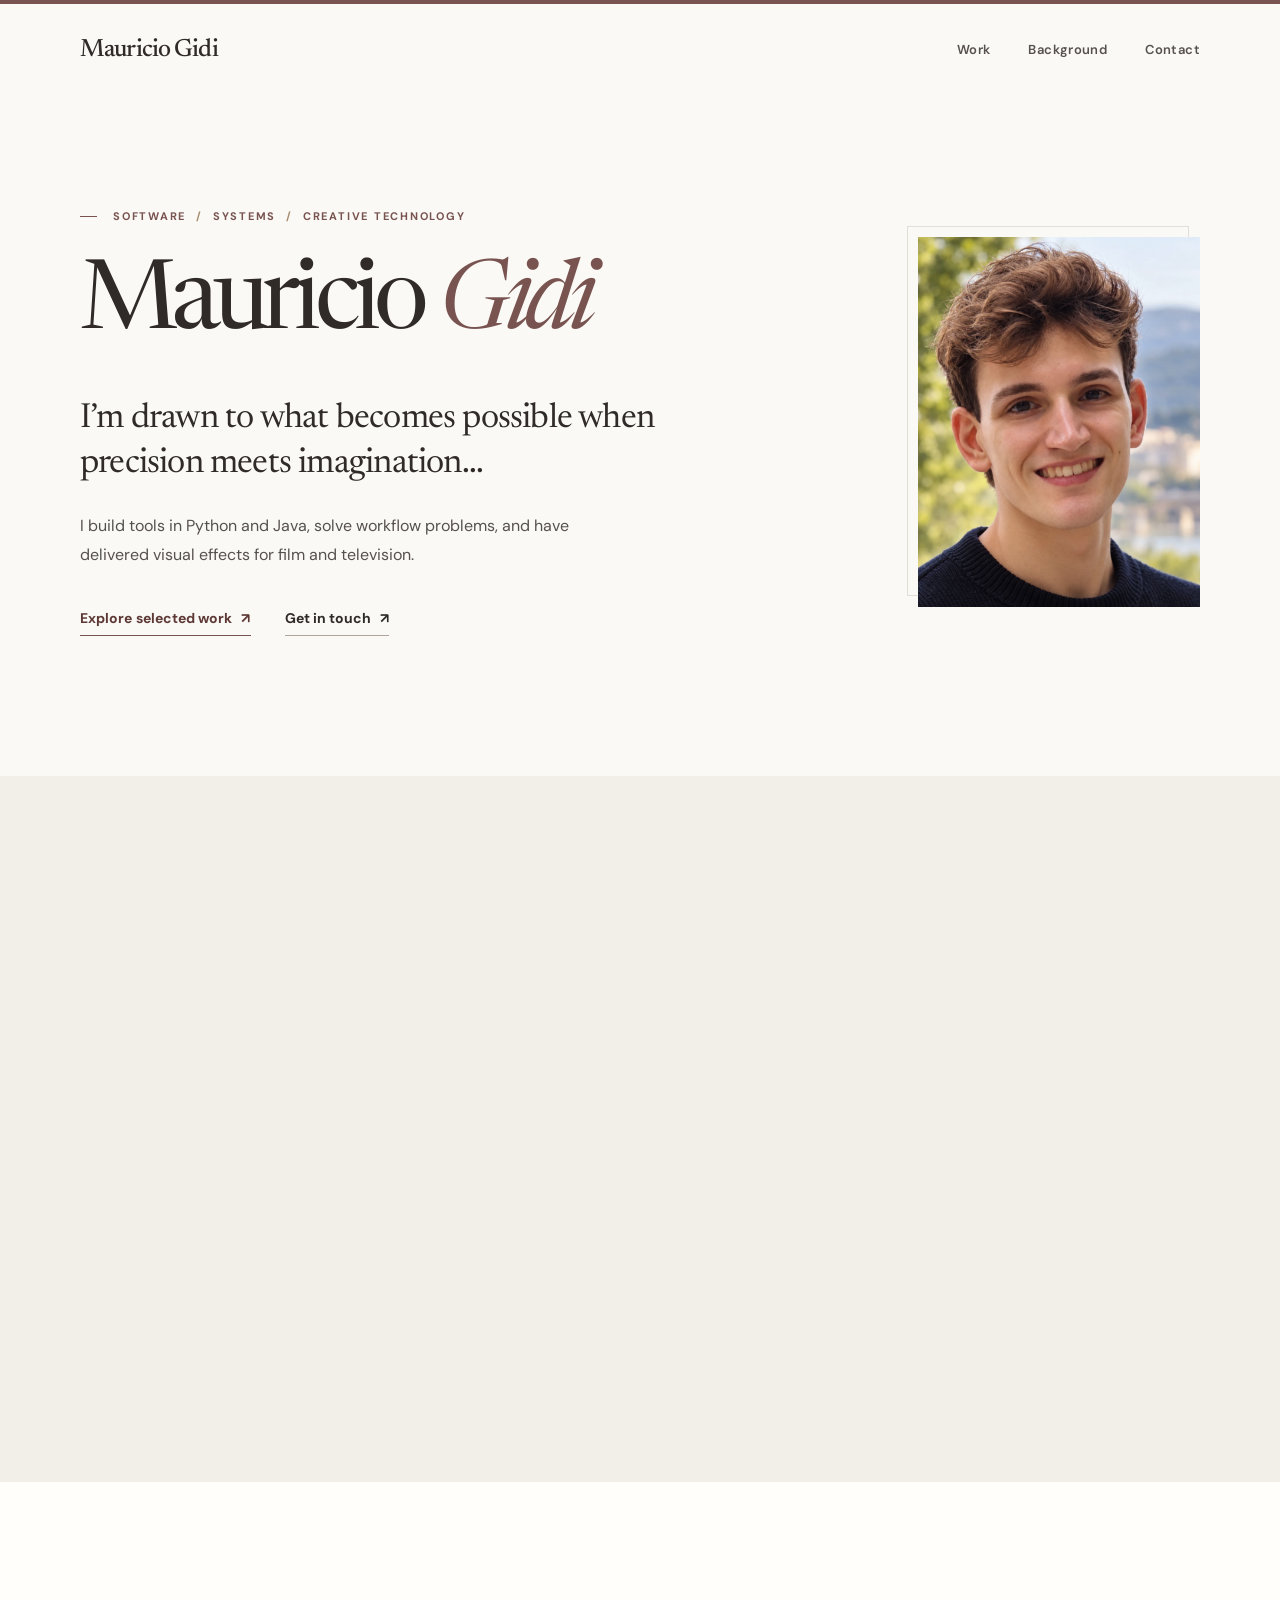
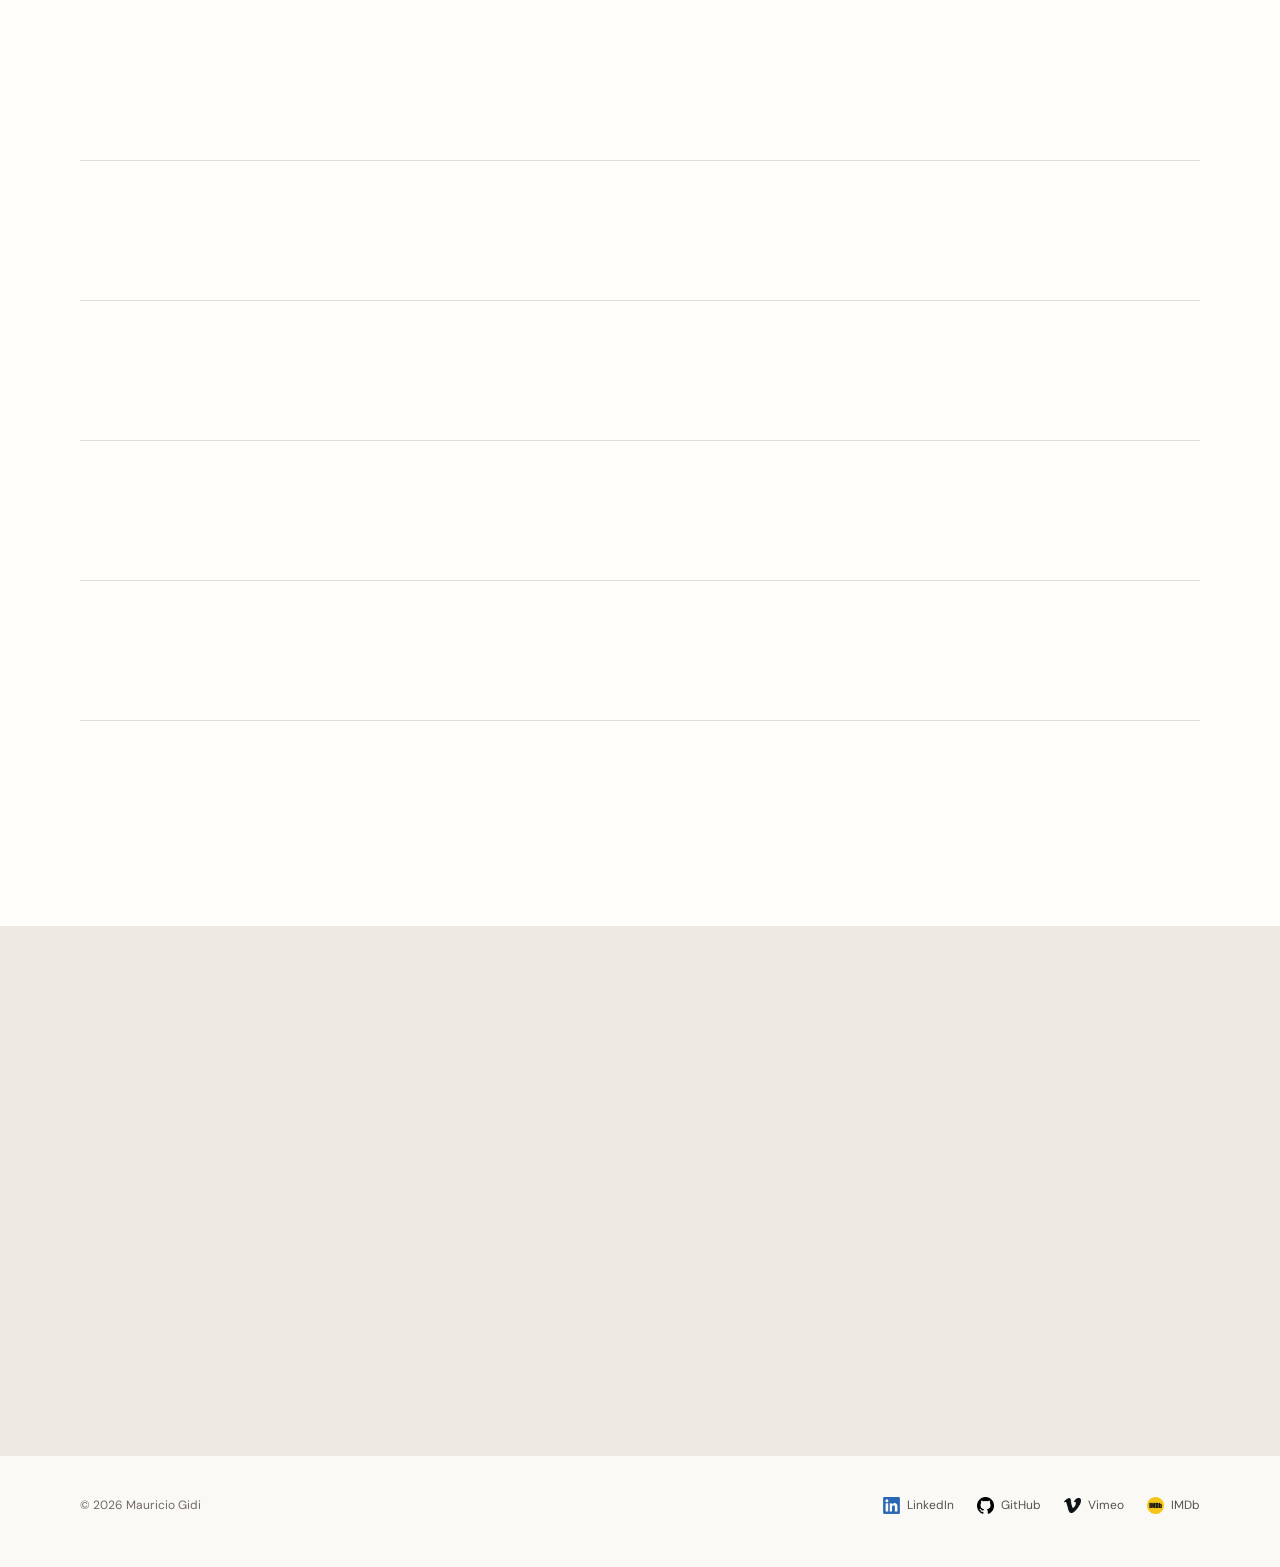
<file: index.html>
<!doctype html>
<html lang="en">
<head>
  <meta charset="utf-8">
  <meta name="viewport" content="width=device-width, initial-scale=1">
  <meta name="theme-color" content="#f8f6f1">
  <meta name="description" content="Mauricio Gidi — software, systems, and creative technology. Selected software projects, education, and creative work.">
  <meta name="author" content="Mauricio Gidi">
  <link rel="canonical" href="https://mauricio-gidi.github.io/">
  <title>Mauricio Gidi — Software, Systems & Creative Technology</title>

  <meta property="og:type" content="website">
  <meta property="og:title" content="Mauricio Gidi — Software, Systems & Creative Technology">
  <meta property="og:description" content="Software, systems, and visual storytelling—work guided by precision and imagination.">
  <meta property="og:url" content="https://mauricio-gidi.github.io/">
  <meta property="og:image" content="https://mauricio-gidi.github.io/assets/img/og/og-card.png">
  <meta property="og:image:width" content="1200">
  <meta property="og:image:height" content="630">
  <meta name="twitter:card" content="summary_large_image">
  <meta name="twitter:title" content="Mauricio Gidi — Software, Systems & Creative Technology">
  <meta name="twitter:description" content="Selected software projects, tools, and visual work.">
  <meta name="twitter:image" content="https://mauricio-gidi.github.io/assets/img/og/og-card.png">

  <link rel="icon" type="image/png" sizes="32x32" href="/assets/favicons/favicon-32x32.png">
  <link rel="apple-touch-icon" href="/assets/favicons/apple-touch-icon.png">
  <link rel="preconnect" href="https://fonts.googleapis.com">
  <link rel="preconnect" href="https://fonts.gstatic.com" crossorigin>
  <link href="https://fonts.googleapis.com/css2?family=DM+Sans:wght@400;500;600;700&family=Newsreader:opsz,wght@6..72,400;6..72,500;6..72,600&display=swap" rel="stylesheet">
  <link rel="stylesheet" href="/assets/css/styles.css?v=9">
  <script src="/assets/js/site.js?v=9" defer></script>
</head>
<body>
  <a class="skip-link" href="#main">Skip to main content</a>

  <header class="site-header shell">
    <a class="wordmark" href="/" aria-label="Mauricio Gidi, home">Mauricio Gidi</a>
    <nav class="site-nav" aria-label="Main navigation">
      <a href="#work">Work</a>
      <a href="#background">Background</a>
      <a href="#contact">Contact</a>
    </nav>
  </header>

  <main id="main">
    <section class="hero shell" aria-labelledby="hero-name">
      <div class="hero-copy">
        <p class="eyebrow hero-eyebrow"><span class="tiny-mark" aria-hidden="true"></span> SOFTWARE <span class="middot">/</span> SYSTEMS <span class="middot">/</span> CREATIVE TECHNOLOGY</p>
        <h1 id="hero-name">Mauricio <em>Gidi</em></h1>
        <p class="hero-statement">I’m drawn to what becomes possible when precision meets imagination...</p>
        <p class="hero-context">I build tools in Python and Java, solve workflow problems, and have delivered visual effects for film and television.</p>
        <div class="hero-links">
          <a class="editorial-link" href="#work">Explore selected work <span aria-hidden="true">↗</span></a>
          <a class="editorial-link secondary" href="#contact">Get in touch <span aria-hidden="true">↗</span></a>
        </div>
      </div>
      <figure class="portrait-panel">
        <!-- Portrait supplied for this website. -->
        <img src="/assets/img/profile/mauricio-gidi-portrait.webp" alt="Mauricio Gidi, smiling outdoors" width="1254" height="1254" fetchpriority="high">

      </figure>
    </section>

    <div class="background-surface">
    <section class="credentials-section shell narrative-section" id="background" aria-labelledby="background-title">
      <div class="section-heading compact-heading" data-reveal style="--enter-delay: .1s">
        <p class="section-kicker">01 / BACKGROUND</p>
        <h2 id="background-title">Education</h2>
      </div>
      <div class="credentials-grid">
        <article class="credential">
          <div class="credential-head" data-reveal style="--enter-delay: .32s">
            <span class="credential-mark credential-mark-harvard" aria-hidden="true"><img src="/assets/img/education/harvard-shield.webp" alt="" width="65" height="77" loading="lazy" decoding="async"></span>
            <h3>Harvard University</h3>
          </div>
          <div class="credential-details">
            <p class="credential-school" data-reveal style="--enter-delay: 1.08s">Extension School</p>
            <p data-reveal style="--enter-delay: 1.84s">Master of Liberal Arts (ALM) in Extension Studies — Field: Computer Science <span class="academic-note">(degree candidate)</span></p>
          </div>
        </article>
        <article class="credential">
          <div class="credential-head" data-reveal style="--enter-delay: .58s">
            <span class="credential-mark credential-mark-tec" aria-hidden="true"><img src="/assets/img/education/tec-de-monterrey.webp" alt="" width="74" height="74" loading="lazy" decoding="async"></span>
            <h3>Tecnológico de Monterrey</h3>
          </div>
          <div class="credential-details">
            <p class="credential-school" data-reveal style="--enter-delay: 1.34s">Bachelor’s degree</p>
            <p data-reveal style="--enter-delay: 2.10s">Digital Art (Visual Effects), with Honours</p>
          </div>
        </article>
        <article class="credential">
          <div class="credential-head" data-reveal style="--enter-delay: .84s">
            <span class="credential-mark credential-mark-vfs" aria-hidden="true"><img src="/assets/img/education/vfs.webp" alt="" width="62" height="62" loading="lazy" decoding="async"></span>
            <h3>Vancouver Film School</h3>
          </div>
          <div class="credential-details">
            <p class="credential-school" data-reveal style="--enter-delay: 1.60s">Diploma</p>
            <p data-reveal style="--enter-delay: 2.36s">Compositing, with Honours</p>
          </div>
        </article>
      </div>
      <div class="background-link" data-reveal style="--enter-delay: 2.72s">
        <a href="https://www.linkedin.com/in/mauricio-gidi-29689b22a/" target="_blank" rel="noopener noreferrer">Professional background <span aria-hidden="true">↗</span></a>
      </div>
    </section>
    </div>

    <div class="work-surface">
    <section class="work-section shell narrative-section" id="work" aria-labelledby="work-title">
      <div class="section-heading" data-reveal style="--enter-delay: .10s">
        <div>
          <p class="section-kicker">02 / PROJECTS</p>
          <h2 id="work-title">Selected work</h2>
        </div>
      </div>

      <div class="project-list">
        <details class="project" id="heavy-node-optimizer">
          <summary class="project-summary" data-reveal style="--enter-delay: .47s">
            <span class="project-number">01</span>
            <span class="project-primary">
              <span class="project-title">Nuke Heavy Node Optimizer</span>
              <span class="project-description">Makes complex Nuke scripts easier to work with through safe, reversible controls.</span>
            </span>
            <span class="project-type">Python / Automation</span>
            <span class="project-teaser" aria-hidden="true"><img src="/assets/img/projects/heavy-node-optimizer-poster.webp" alt="" loading="lazy" width="180" height="98"></span>
            <span class="project-plus" aria-hidden="true"></span>
          </summary>
          <div class="project-details">
            <div class="project-media">
              <video controls muted playsinline preload="none" poster="/assets/img/projects/heavy-node-optimizer-poster.webp" aria-label="Nuke Heavy Node Optimizer tool demonstration">
                <source src="/assets/img/projects/heavy-node-optimizer-demo.webm" type="video/webm">
                Your browser does not support HTML video. The source code and documentation are available on GitHub.
              </video>
              <span class="media-caption">A short demonstration of the tool in Nuke.</span>
            </div>
            <div class="project-explanation">
              <p>Designed around predictable, reversible changes: the tool manages selected heavy nodes without rewriting an artist’s script.</p>
              <p class="project-stack">Python · Nuke API · Qt / PySide · JSON</p>
              <a class="editorial-link" href="https://github.com/Mauricio-Gidi/nuke-heavy-node-optimizer" target="_blank" rel="noopener noreferrer">View project on GitHub <span aria-hidden="true">↗</span></a>
            </div>
          </div>
        </details>

        <details class="project" id="nuke-toolsets">
          <summary class="project-summary" data-reveal style="--enter-delay: .74s">
            <span class="project-number">02</span>
            <span class="project-primary">
              <span class="project-title">Nuke Toolsets</span>
              <span class="project-description">A searchable library for reusable Nuke tools and setups.</span>
            </span>
            <span class="project-type">Python / Interfaces</span>
            <span class="project-teaser" aria-hidden="true"><img src="/assets/img/projects/nuke-toolsets-poster.webp" alt="" loading="lazy" width="180" height="98"></span>
            <span class="project-plus" aria-hidden="true"></span>
          </summary>
          <div class="project-details">
            <div class="project-media">
              <video controls muted playsinline preload="none" poster="/assets/img/projects/nuke-toolsets-poster.webp" aria-label="Nuke Toolsets application demonstration">
                <source src="/assets/img/projects/nuke-toolsets-demo.webm" type="video/webm">
                Your browser does not support HTML video. The project is available on GitHub.
              </video>
              <span class="media-caption">A compact interface for finding and reusing toolsets.</span>
            </div>
            <div class="project-explanation">
              <p>A Nuke-integrated library that helps artists organize, discover, and run reusable setups. Built with a maintainable, modular application structure.</p>
              <p class="project-stack">Python · Nuke API · Qt / PySide · MVC-style design</p>
              <a class="editorial-link" href="https://github.com/Mauricio-Gidi/nuke-toolsets" target="_blank" rel="noopener noreferrer">View project on GitHub <span aria-hidden="true">↗</span></a>
            </div>
          </div>
        </details>

        <details class="project" id="housemate">
          <summary class="project-summary" data-reveal style="--enter-delay: 1.01s">
            <span class="project-number">03</span>
            <span class="project-primary">
              <span class="project-title">HouseMate</span>
              <span class="project-description">A Java simulation of smart-home events, rules, and commands.</span>
            </span>
            <span class="project-type">Java / Systems</span>
            <span class="project-teaser schematic-teaser" aria-hidden="true"><span class="schematic-dot"></span><span class="schematic-line"></span><span class="schematic-dot"></span><span class="schematic-line"></span><span class="schematic-dot"></span></span>
            <span class="project-plus" aria-hidden="true"></span>
          </summary>
          <div class="project-details">
            <div class="project-media housemate-figure" role="img" aria-label="Simple diagram of an event moving from a sensor through a rule to an action">
              <span class="diagram-label">EVENT-DRIVEN DESIGN</span>
              <div class="diagram-flow"><span>Sensor</span><i aria-hidden="true"></i><span>Rule</span><i aria-hidden="true"></i><span>Command</span></div>
              <span class="media-caption">Conceptual architecture diagram; coursework simulator, not connected hardware.</span>
            </div>
            <div class="project-explanation">
              <p>Developed during Harvard Extension School coursework, HouseMate separates device state, event handling, rules, and commands into distinct components.</p>
              <p class="project-stack">Java · Object-oriented design · Observer · Command</p>
              <a class="editorial-link" href="https://github.com/Mauricio-Gidi/housemate" target="_blank" rel="noopener noreferrer">View project on GitHub <span aria-hidden="true">↗</span></a>
            </div>
          </div>
        </details>

        <details class="project" id="visual-work">
          <summary class="project-summary" data-reveal style="--enter-delay: 1.28s">
            <span class="project-number">04</span>
            <span class="project-primary">
              <span class="project-title">Visual Effects &amp; Compositing</span>
              <span class="project-description">Selected compositing work for film and television.</span>
            </span>
            <span class="project-type">Creative / Production</span>
            <span class="project-teaser" aria-hidden="true"><img src="/assets/img/work/reel-battlefield.webp" alt="" loading="lazy" width="180" height="98"></span>
            <span class="project-plus" aria-hidden="true"></span>
          </summary>
          <div class="project-details">
            <div class="project-media reel-figure">
              <div class="reel-comparison">
                <figure><img src="/assets/img/work/reel-alley-plate.webp" alt="Original alley footage with green screens visible" loading="lazy" width="800" height="420"><figcaption>Before</figcaption></figure>
                <figure><img src="/assets/img/work/reel-alley-final.webp" alt="Composited alley scene with city background replacing green screens" loading="lazy" width="800" height="420"><figcaption>After</figcaption></figure>
              </div>
              <span class="media-caption">Two frames provided from the compositing reel.</span>
            </div>
            <div class="project-explanation">
              <p>Visual storytelling through compositing, tracking, integration, cleanup, and production-minded execution.</p>
              <p class="project-stack">Nuke · Compositing · VFX · Production</p>
              <a class="editorial-link" href="https://vimeo.com/1006713311" target="_blank" rel="noopener noreferrer">Watch compositing reel <span aria-hidden="true">↗</span></a>
            </div>
          </div>
        </details>
      </div>
      <div class="work-endnote" data-reveal style="--enter-delay: 1.58s"><span>Also on GitHub</span><a href="https://github.com/Mauricio-Gidi" target="_blank" rel="noopener noreferrer">Explore all repositories <span aria-hidden="true">↗</span></a></div>
    </section>
    </div>

    <div class="contact-surface">
    <section class="contact-section shell narrative-section" id="contact" aria-labelledby="contact-title">
      <p class="section-kicker" data-reveal style="--enter-delay: .10s">03 / CONTACT</p>
      <div class="contact-layout">
        <div class="contact-intro">
          <h2 id="contact-title" data-reveal style="--enter-delay: .36s">Let’s <em>connect</em></h2>
        </div>
        <div class="contact-options" data-reveal style="--enter-delay: .95s" aria-label="Ways to get in touch">
          <a class="contact-option" href="mailto:mgidi0098@gmail.com">
            <span class="contact-kind">EMAIL</span><span class="contact-value">mgidi0098@gmail.com</span><span class="contact-arrow" aria-hidden="true">↗</span>
          </a>
          <a class="contact-option" href="https://www.linkedin.com/in/mauricio-gidi-29689b22a/" target="_blank" rel="noopener noreferrer">
            <span class="contact-kind">LINKEDIN</span><span class="contact-value">Professional profile</span><span class="contact-arrow" aria-hidden="true">↗</span>
          </a>
          <a class="contact-option" href="https://github.com/Mauricio-Gidi" target="_blank" rel="noopener noreferrer">
            <span class="contact-kind">GITHUB</span><span class="contact-value">Projects &amp; code</span><span class="contact-arrow" aria-hidden="true">↗</span>
          </a>
        </div>
      </div>
    </section>
    </div>
  </main>

  <footer class="site-footer shell">
    <p>© <span id="year">2026</span> Mauricio Gidi</p>
    <div class="footer-links">
      <a href="https://www.linkedin.com/in/mauricio-gidi-29689b22a/" target="_blank" rel="noopener noreferrer"><img src="/assets/img/social/linkedin-mark.webp" alt="" width="17" height="17" loading="lazy">LinkedIn</a>
      <a href="https://github.com/Mauricio-Gidi" target="_blank" rel="noopener noreferrer"><img src="/assets/img/social/github-mark.webp" alt="" width="17" height="17" loading="lazy">GitHub</a>
      <a href="https://vimeo.com/1006713311" target="_blank" rel="noopener noreferrer"><img src="/assets/img/social/vimeo-lettermark.webp" alt="" width="17" height="17" loading="lazy">Vimeo</a>
      <a href="https://www.imdb.com/name/nm15902324/" target="_blank" rel="noopener noreferrer"><img src="/assets/img/social/imdb-gold.webp" alt="" width="17" height="17" loading="lazy">IMDb</a>
    </div>
  </footer>
</body>
</html>
</file>
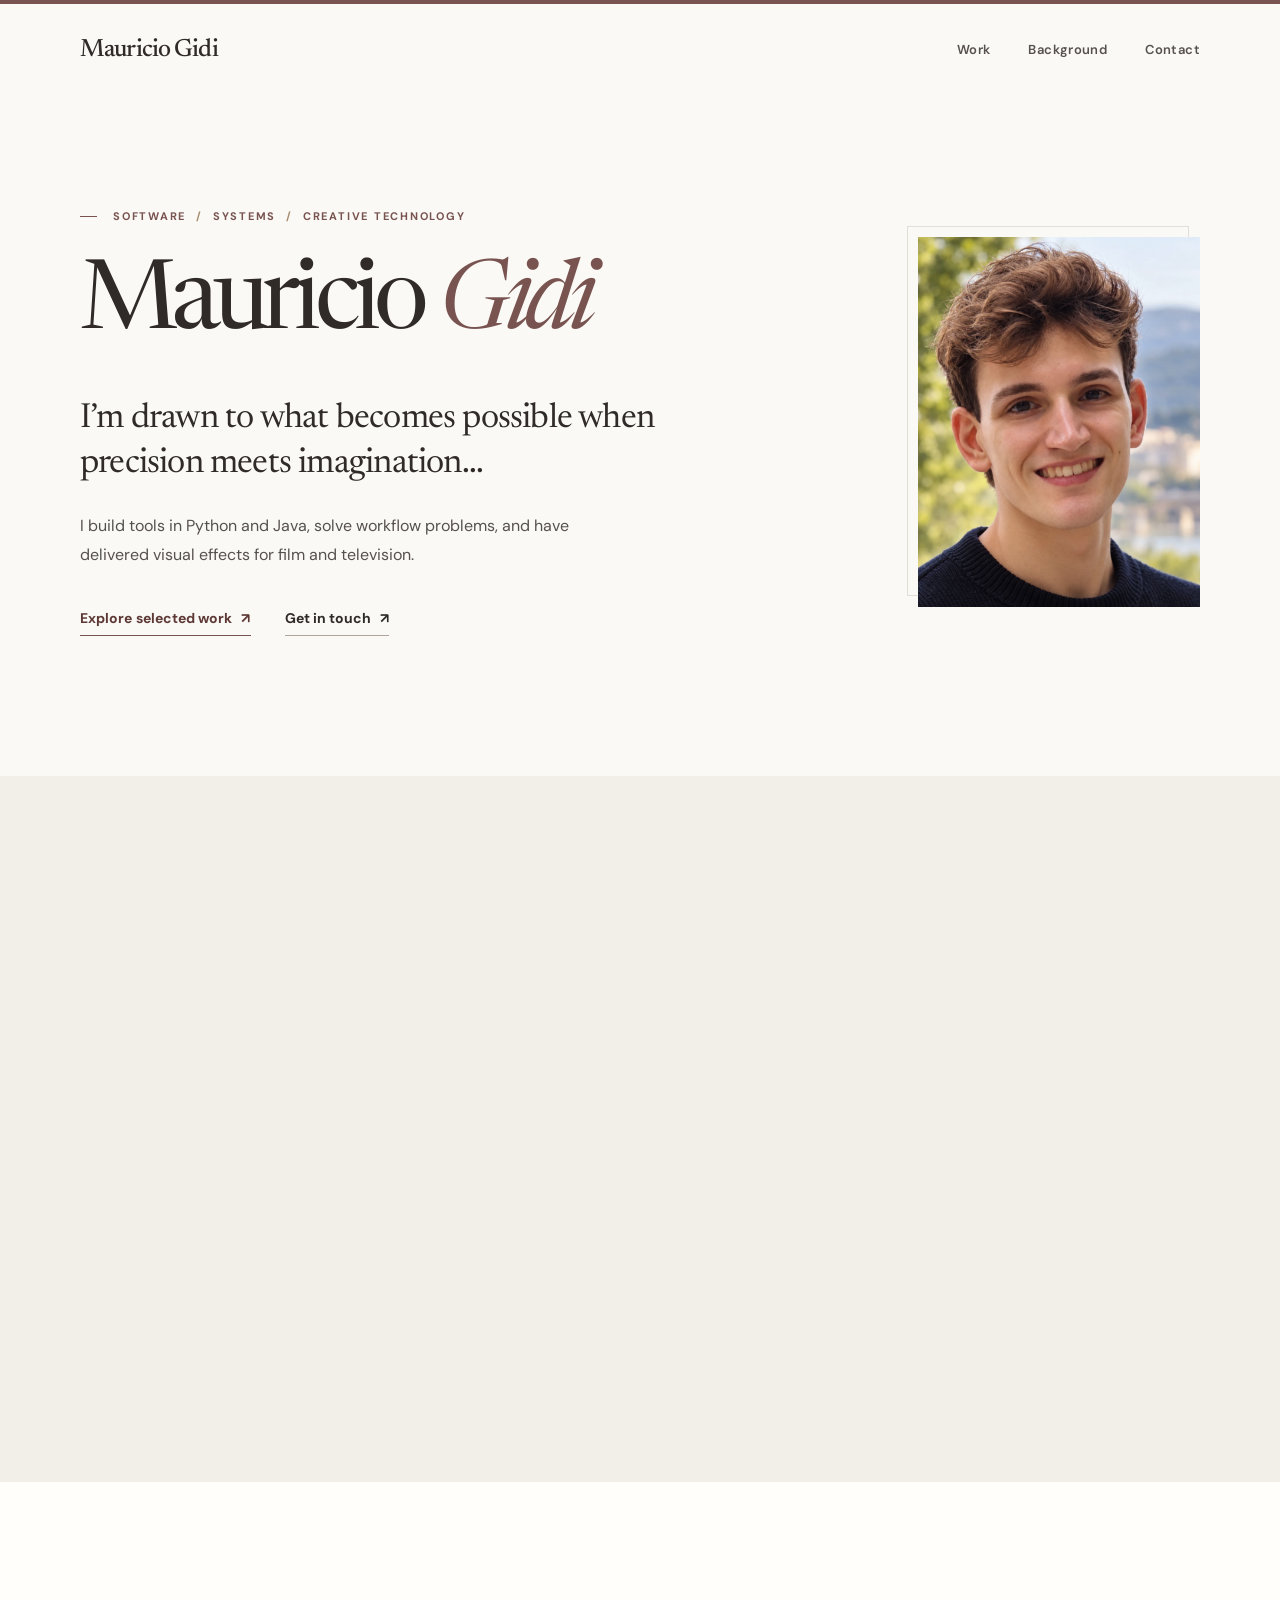
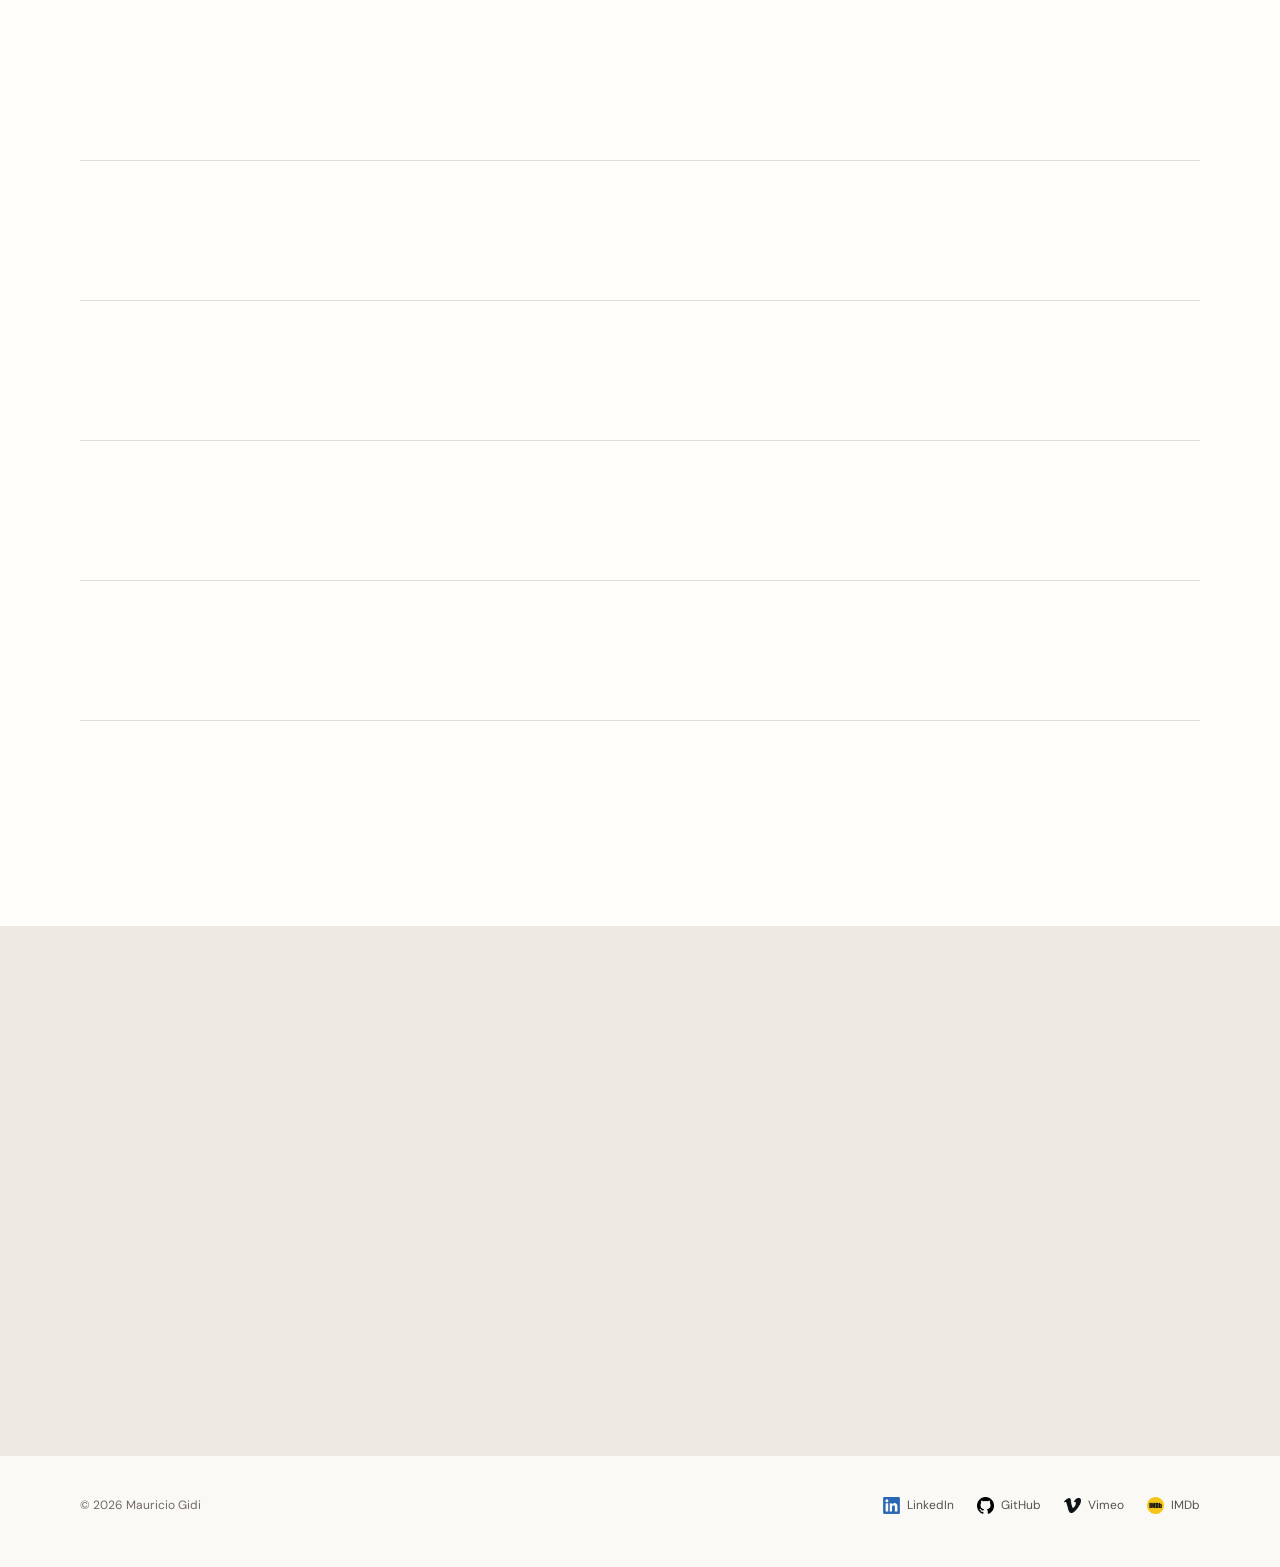
<file: about/index.html>
<!doctype html>
<html lang="en"><head><meta charset="utf-8"><meta name="viewport" content="width=device-width,initial-scale=1">
<title>About — Mauricio Gidi</title><meta name="robots" content="noindex">
<link rel="canonical" href="https://mauricio-gidi.github.io/#background">
<meta http-equiv="refresh" content="0; url=/#background">
<script>location.replace('/#'+(location.hash ? location.hash.slice(1) : 'background'));</script>
</head><body><p>This section is now on the <a href="/#background">homepage</a>.</p></body></html>
</file>
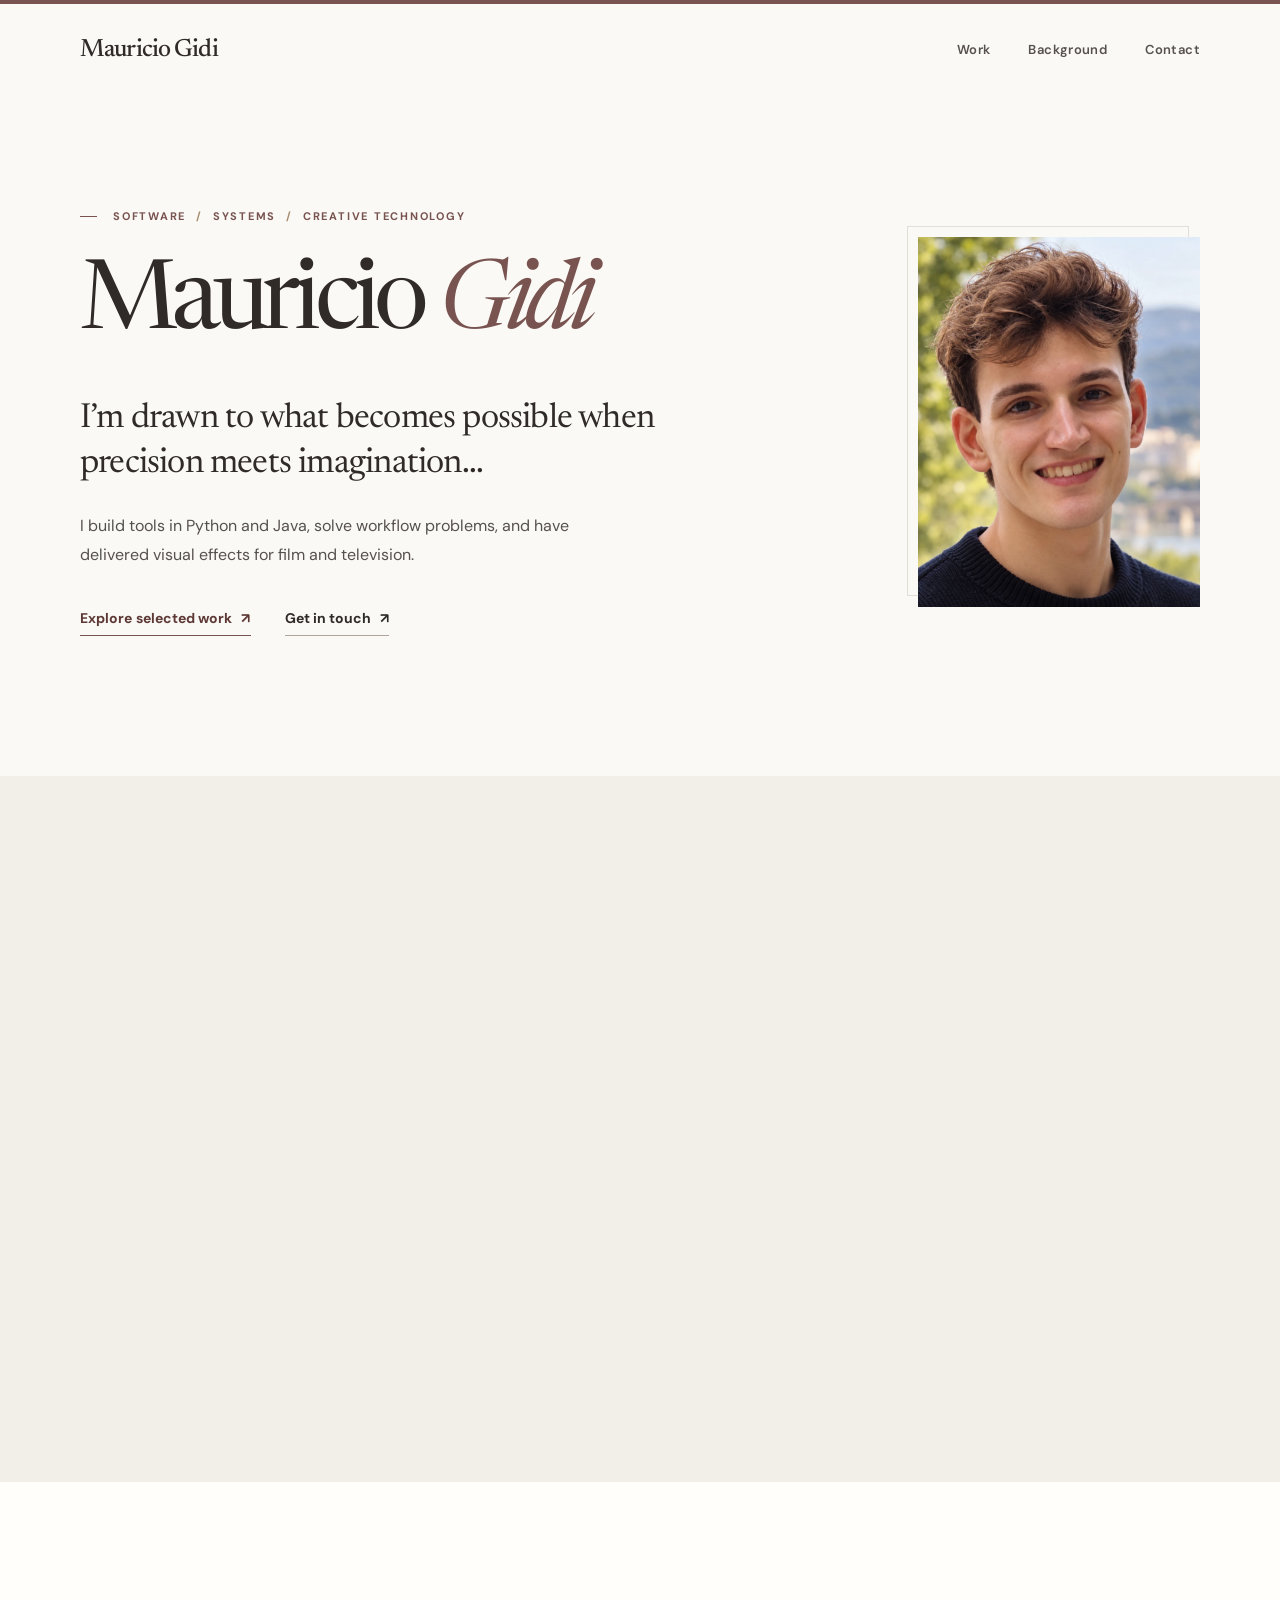
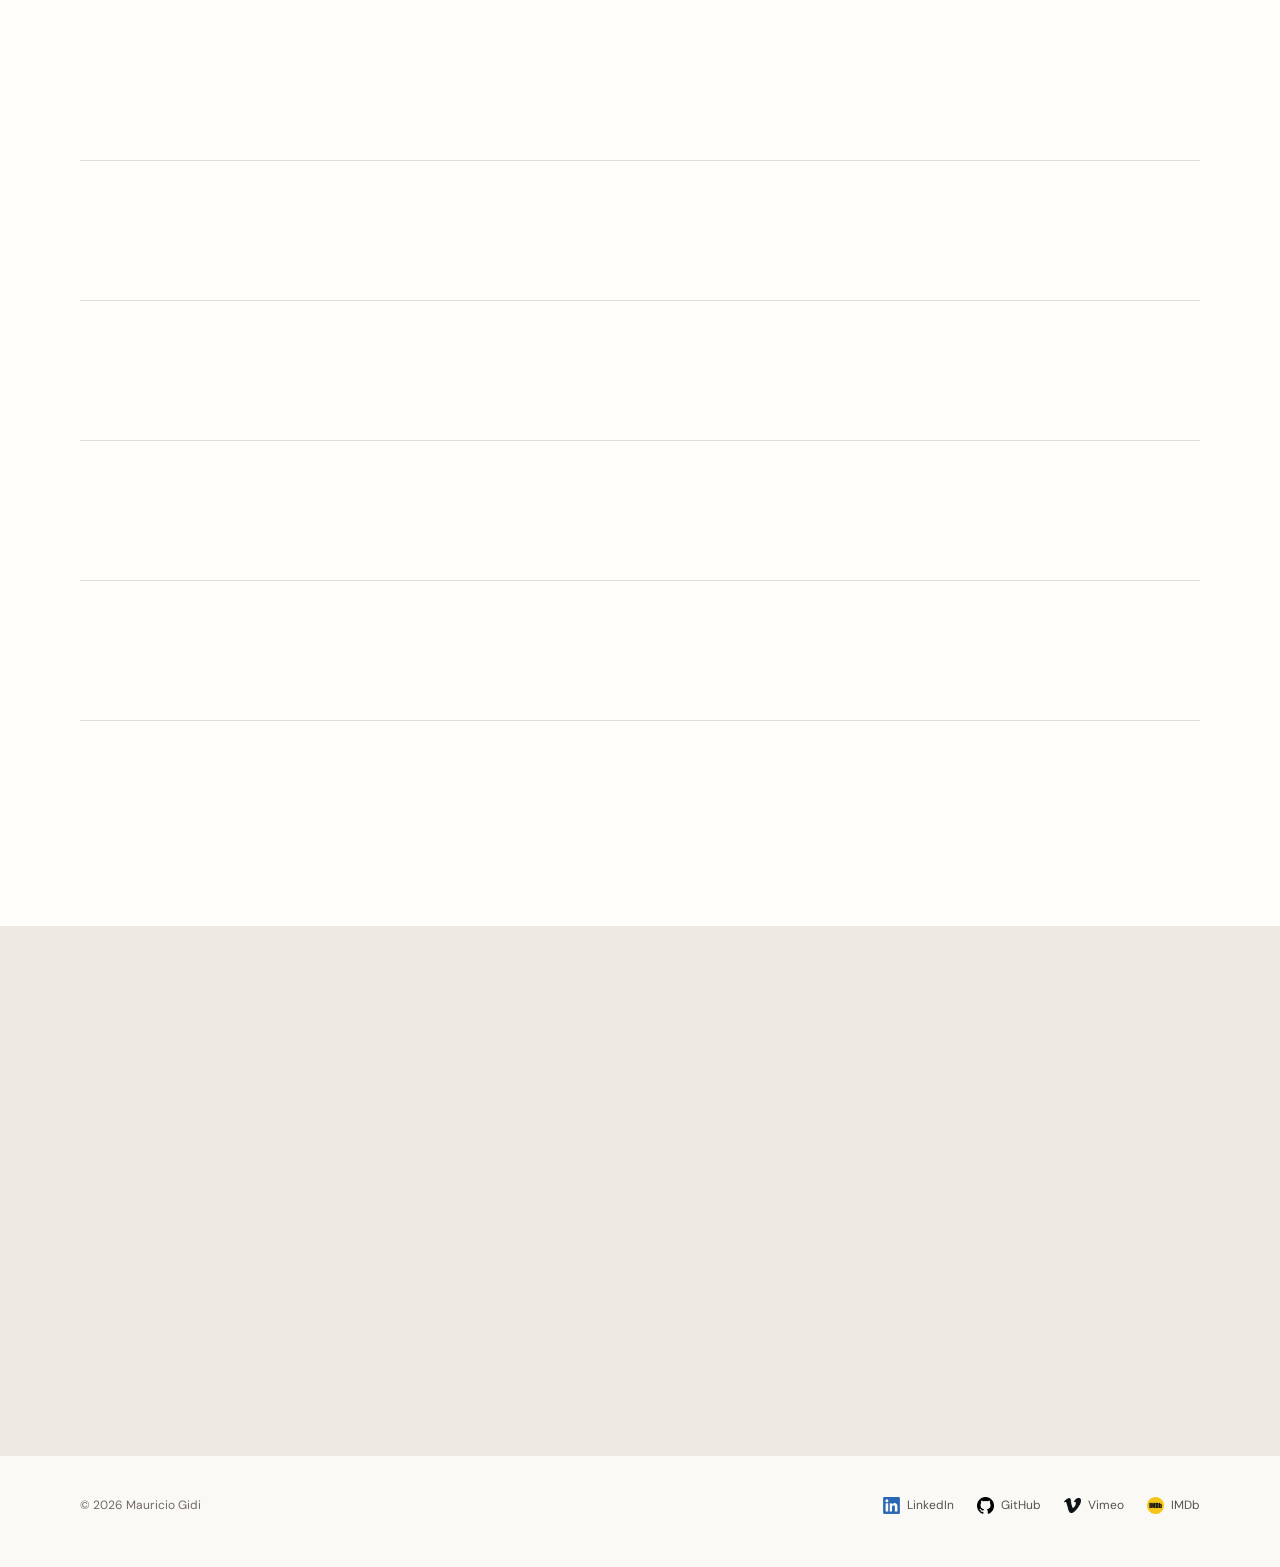
<file: contact/index.html>
<!doctype html>
<html lang="en"><head><meta charset="utf-8"><meta name="viewport" content="width=device-width,initial-scale=1">
<title>Contact — Mauricio Gidi</title><meta name="robots" content="noindex">
<link rel="canonical" href="https://mauricio-gidi.github.io/#contact">
<meta http-equiv="refresh" content="0; url=/#contact">
<script>location.replace('/#'+(location.hash ? location.hash.slice(1) : 'contact'));</script>
</head><body><p>This section is now on the <a href="/#contact">homepage</a>.</p></body></html>
</file>
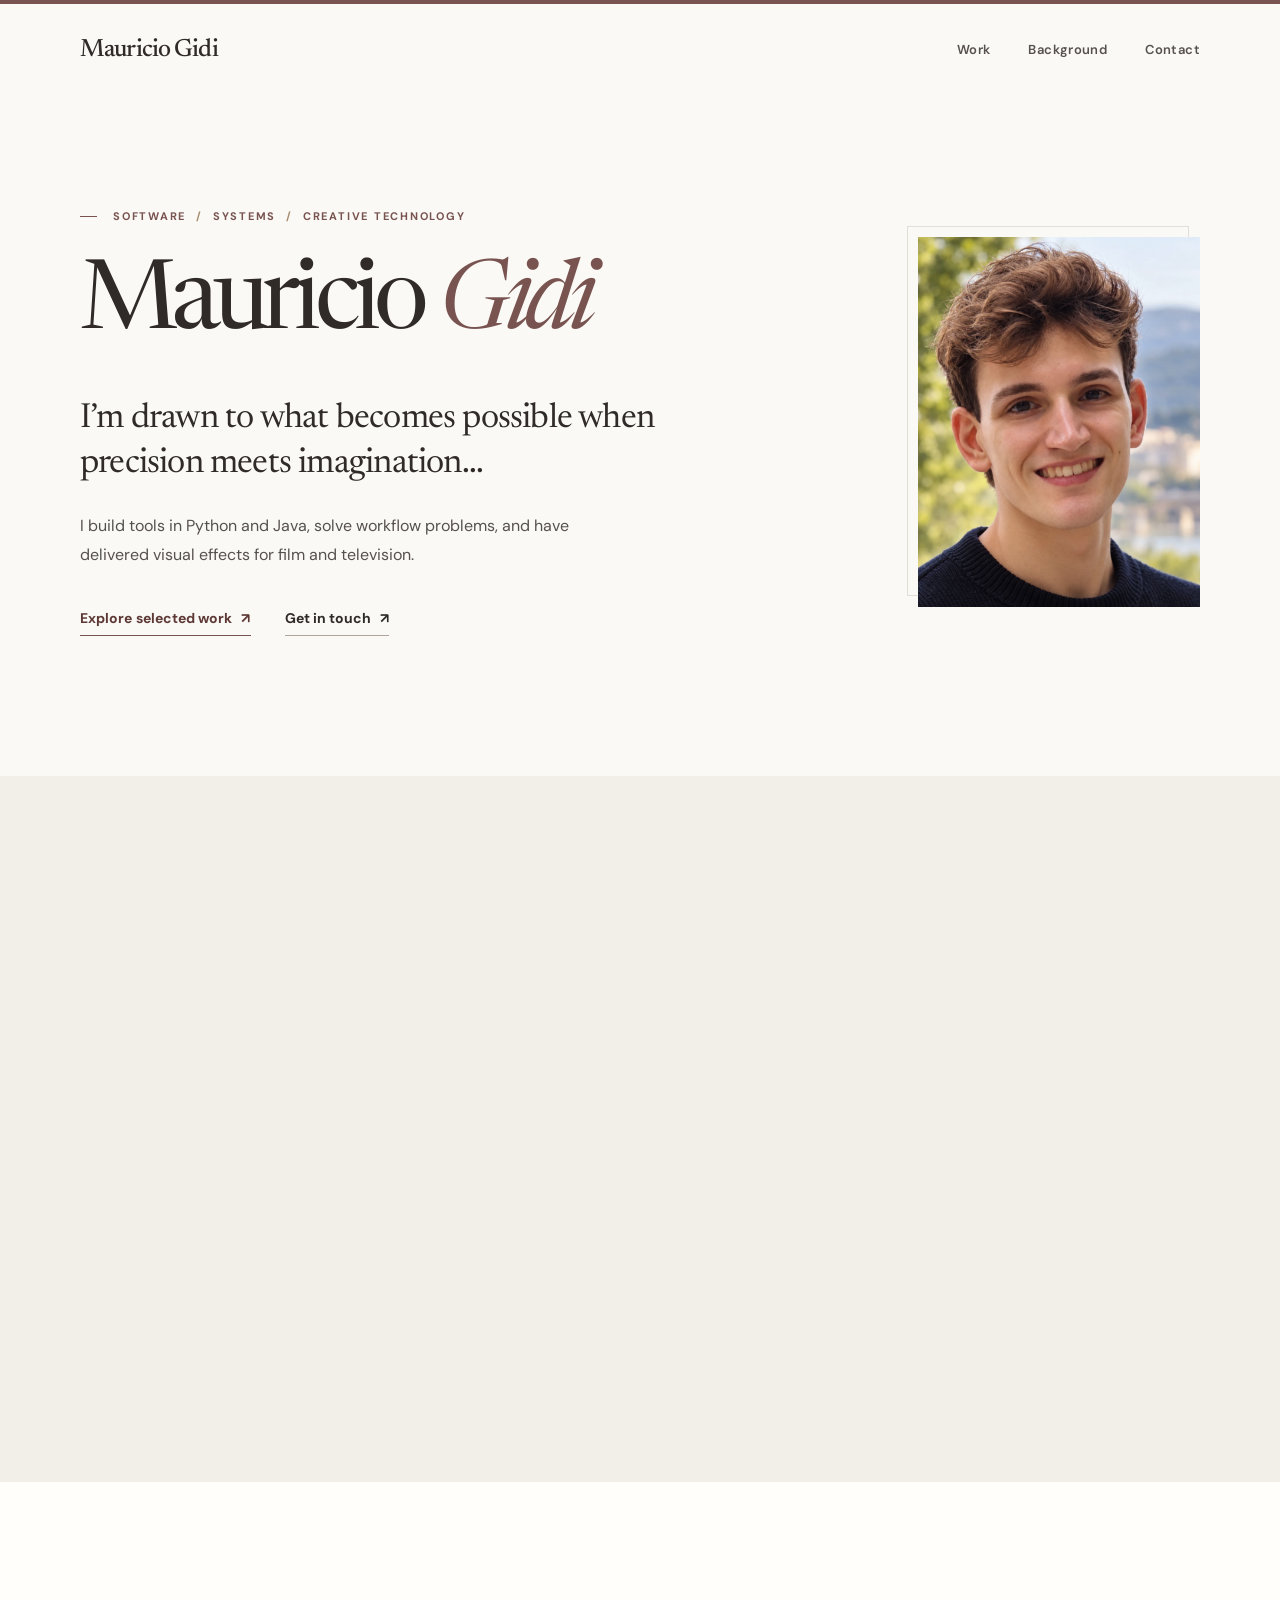
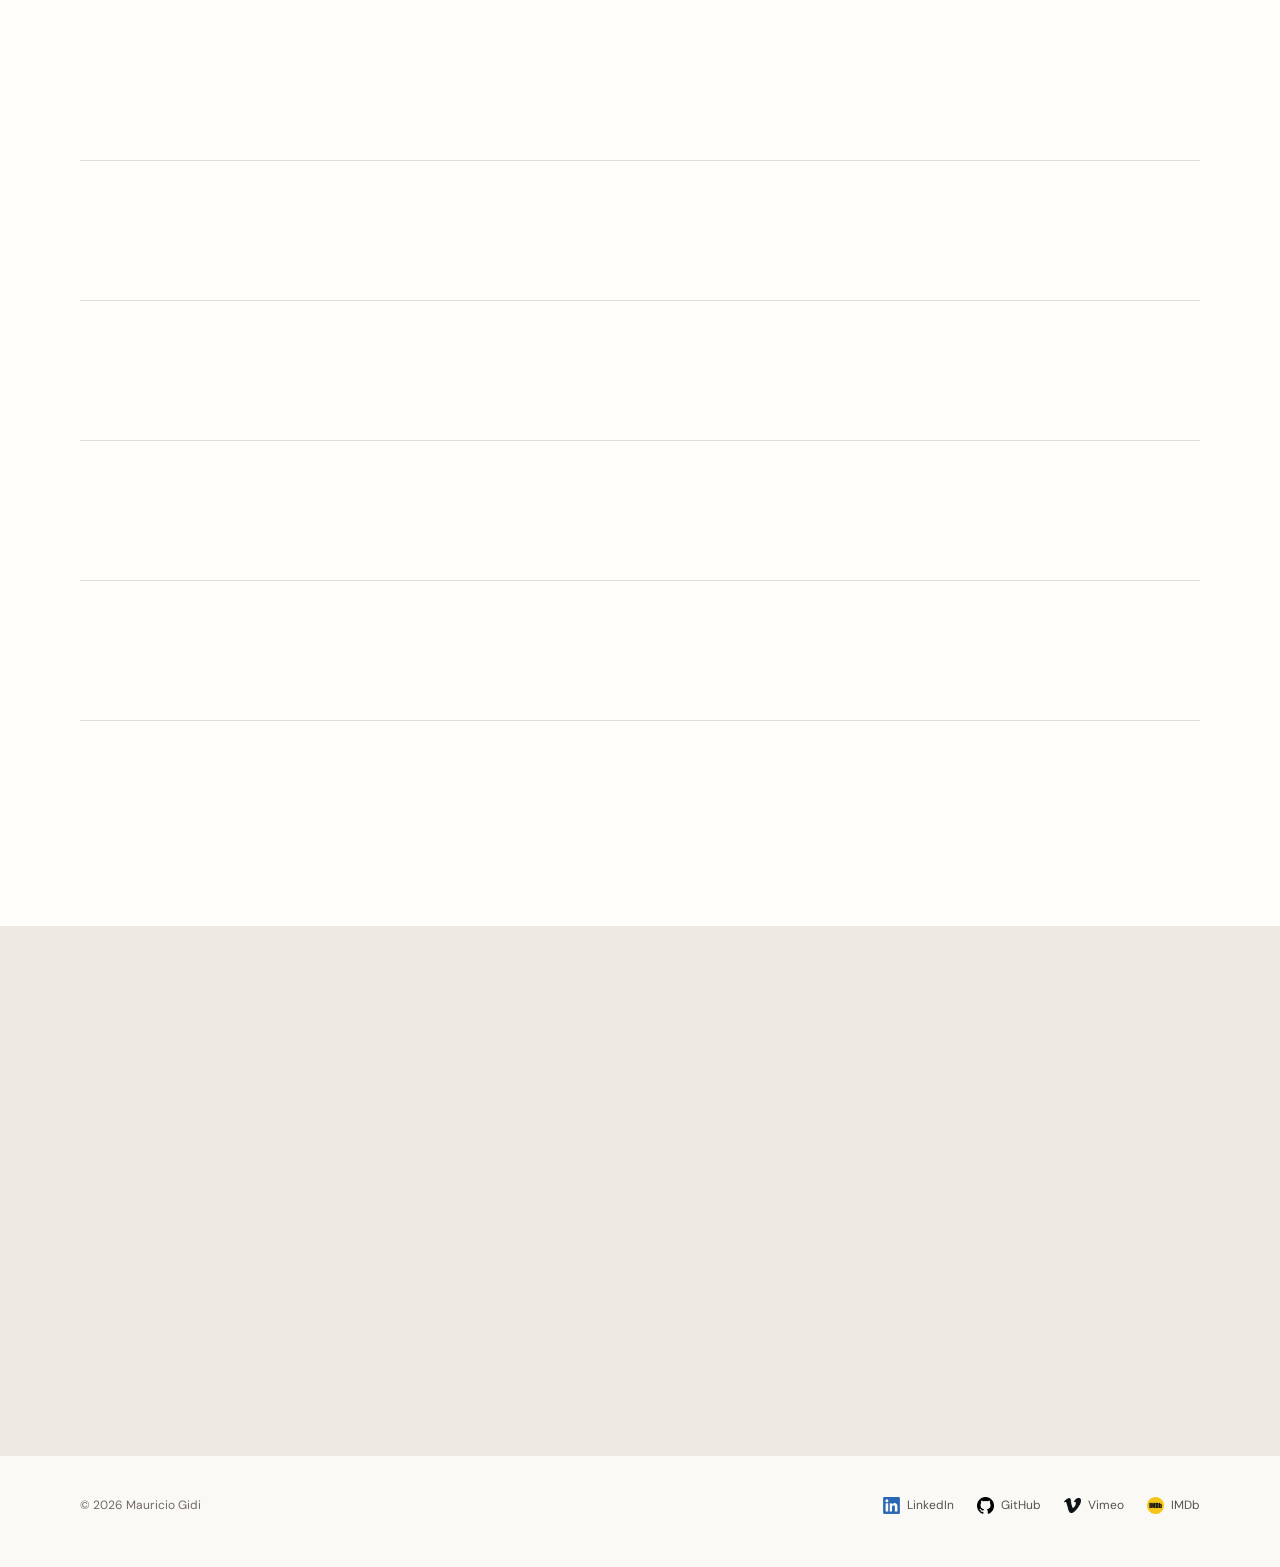
<file: projects/index.html>
<!doctype html>
<html lang="en"><head><meta charset="utf-8"><meta name="viewport" content="width=device-width,initial-scale=1">
<title>Projects — Mauricio Gidi</title><meta name="robots" content="noindex">
<link rel="canonical" href="https://mauricio-gidi.github.io/#work">
<meta http-equiv="refresh" content="0; url=/#work">
<script>location.replace('/#'+(location.hash ? location.hash.slice(1) : 'work'));</script>
</head><body><p>This section is now on the <a href="/#work">homepage</a>.</p></body></html>
</file>
<file: assets/css/styles.css>
:root {
  color-scheme: light;
  --paper: #faf9f6;
  --surface: #f1eee8;
  --background-band: #f2efe9;
  --work-band: #fffefa;
  --contact-band: #eee9e2;
  --white: #fffefa;
  --ink: #302b29;
  --muted: #57514d;
  --soft: #736961;
  --rule: #e2ddd5;
  --accent: #78534f;
  --accent-deep: #5d3834;
  --bronze: #a58b6c;
  --serif: "Newsreader", Georgia, "Times New Roman", serif;
  --sans: "DM Sans", -apple-system, BlinkMacSystemFont, "Segoe UI", sans-serif;
  --shell: 1120px;
}
*, *::before, *::after { box-sizing: border-box; }
html { scroll-behavior: smooth; scroll-padding-top: 36px; }
body { margin: 0; background: var(--paper); color: var(--ink); font-family: var(--sans); font-size: 16px; line-height: 1.55; -webkit-font-smoothing: antialiased; }
body::before { content:""; position: absolute; inset:0 0 auto; height: 4px; background: var(--accent); }
::selection { background: #e3d2c7; color: var(--ink); }
a { color: inherit; text-decoration: none; }
a:hover { color: var(--accent-deep); }
a:focus-visible, summary:focus-visible { outline: 2px solid var(--accent); outline-offset: 5px; }
button, input { font: inherit; }
img, video { max-width: 100%; }
img { display: block; }
figure { margin: 0; }
.shell { width: min(calc(100% - 88px), var(--shell)); margin-inline: auto; }
.skip-link { position:absolute; top:-100px; left:24px; background: var(--ink); color:white; padding:12px 16px; z-index:100; }
.skip-link:focus { top:18px; }

/* Navigation: the mark is typographic, not a badge or a tech-company logo. */
.site-header { display:flex; align-items:center; justify-content:space-between; padding-block: 38px 30px; }
.wordmark { font-family:var(--serif); font-size:25px; font-weight:500; letter-spacing:-.035em; line-height:1; }
.wordmark-slash { color: var(--bronze); font-weight: 400; padding-inline: 4px; }
.wordmark-dot { color:var(--accent); }
.site-nav { display:flex; align-items:center; gap:38px; }
.site-nav a { font-size: 13px; letter-spacing: .03em; font-weight: 600; color:var(--muted); transition:color .18s ease; }
.site-nav a:hover { color:var(--accent); }

/* Hero */
.hero { display:grid; grid-template-columns:minmax(0,1.55fr) minmax(240px,.8fr); align-items:center; column-gap: clamp(54px,8vw,122px); padding-block: clamp(80px,9vw,146px) clamp(110px,11vw,174px); }
.hero-copy { min-width:0; }
.eyebrow, .section-kicker, .experience-label, .diagram-label { font-size: 11px; letter-spacing: .16em; font-weight: 700; }
.hero-eyebrow { color:var(--accent); display:flex; align-items:center; gap:10px; margin:0 0 31px; white-space: nowrap; }
.tiny-mark { display:inline-block; width:17px; height:1px; background:var(--accent); margin-right:6px; }
.middot { color:var(--bronze); }
h1, h2, h3, p { margin-top:0; }
.hero h1 { font-family:var(--serif); font-size:clamp(66px,7.5vw,104px); font-weight:400; letter-spacing:-.065em; line-height:1.03; margin:0 0 42px; white-space:nowrap; }
.hero h1 em, .contact-section h2 em { font-weight:400; font-style:italic; color:var(--accent); }
.hero-statement { font-family:var(--serif); font-weight:400; font-size: clamp(28px, 2.7vw, 39px); letter-spacing: -.023em; line-height:1.29; max-width:665px; margin-bottom:26px; }
.hero-context { color:var(--muted); font-size: 16px; line-height:1.8; max-width:515px; margin-bottom:38px; }
.hero-links { display:flex; align-items:center; flex-wrap:wrap; gap:34px; }
.editorial-link { display:inline-flex; align-items:baseline; gap:9px; font-size: 14px; font-weight:700; letter-spacing:.005em; border-bottom:1px solid var(--accent); padding-bottom:5px; color:var(--accent-deep); transition: gap .18s ease, color .18s ease; }
.editorial-link:hover { gap:14px; }
.editorial-link.secondary { border-color:#afa59c; color:var(--ink); }
.portrait-panel { justify-self:end; width:100%; max-width:282px; position:relative; }
.portrait-panel::before { content:""; position:absolute; inset:-11px 11px 11px -11px; border:1px solid var(--rule); pointer-events:none; }
.portrait-panel img { width:100%; height:clamp(315px,30vw,370px); object-fit:cover; object-position: center 32%; background:#e7e2d9; position:relative; filter:saturate(.94); }

/* The content remains one restrained editorial page. Full-width surfaces give
   each section a clear beginning without cards, gradients, or decorative motion. */
.background-surface { background:var(--background-band); }
.work-surface { background:var(--work-band); }
.contact-surface { background:var(--contact-band); }
.section-heading { display:block; padding:0 0 53px; }
.section-heading.compact-heading { padding-bottom:54px; }
.work-section .section-heading { display:flex; justify-content:space-between; align-items:end; gap:55px; }
.section-kicker { color:var(--accent); margin-bottom:24px; }
.section-heading h2, .contact-section h2 { font-family:var(--serif); font-weight:400; font-size:clamp(42px,4.8vw,64px); letter-spacing:-.047em; line-height:1.12; margin:0; }
.section-side-note { max-width:280px; color:var(--muted); font-size:14px; line-height:1.75; margin:0 0 7px; }

/* Background */
.credentials-section { padding-block: clamp(88px,8vw,122px) clamp(95px,9vw,133px); }
.credentials-grid { display:grid; grid-template-columns: 1.12fr 1fr 1fr; gap:56px; }
.credential { padding-right:20px; }
.credential:not(:last-child) { border-right:0; }
.credential h3 { margin:0 0 9px; font-size:18px; line-height:1.35; font-weight:700; letter-spacing:-.015em; }
.credential-school { color:var(--accent); font-size:13px; margin:0 0 13px; font-weight:600; }
.credential-details > p:last-child { font-size:14.5px; line-height:1.78; color:var(--muted); margin:0; max-width:310px; }
.academic-note { white-space:nowrap; }

/* A minimal professional-history link belongs to the education section,
   not to a standalone paragraph competing with the credentials. */
.background-link { display:flex; justify-content:flex-end; border-top:1px solid #d7d1c8; margin-top:63px; padding-top:29px; }
.background-link a { font-size:13px; font-weight:700; color:var(--accent-deep); border-bottom:1px solid var(--rule); padding-bottom:4px; }
.background-link a:hover { border-color:var(--accent); }

/* Projects */
.work-section { padding-block: clamp(96px,9vw,138px) clamp(111px,11vw,155px); }
.project-list { border-top:1px solid var(--rule); }
.project { border-bottom:1px solid var(--rule); }
.project-summary { display:grid; grid-template-columns: 34px minmax(0,1fr) 140px 132px 18px; align-items:center; gap:27px; min-height:139px; padding:28px 0; cursor:pointer; list-style:none; transition:padding .22s ease; }
.project-summary::-webkit-details-marker { display:none; }
.project-summary::marker { content:""; }
.project[open] .project-summary { padding-bottom:29px; }
.project-number { align-self:center; font-family:var(--serif); font-size:19px; font-style:italic; color:var(--bronze); }
.project-primary { display:flex; flex-direction:column; min-width:0; gap:12px; }
.project-title { font-family:var(--serif); font-size:clamp(29px,2.75vw,37px); letter-spacing:-.032em; line-height:1.15; }
.project-description { font-size:14.5px; line-height:1.65; color:var(--muted); }
.project-type { font-size:11px; text-align:right; text-transform:uppercase; letter-spacing:.065em; color:var(--soft); line-height:1.45; }
.project-teaser { width:132px; height:78px; background:var(--surface); overflow:hidden; display:flex; align-items:center; justify-content:center; opacity:.86; transform:translateY(0); transition:opacity .24s ease, transform .24s ease; }
.project-teaser img { width:100%; height:100%; object-fit:cover; }
.project:hover .project-teaser, .project[open] .project-teaser, .project-summary:focus-visible .project-teaser { opacity:1; transform:translateY(0); }
.project-summary:hover .project-title, .project[open] .project-title { color:var(--accent-deep); }
.project-plus { position:relative; width:16px; height:16px; justify-self:end; }
.project-plus::before, .project-plus::after { content:""; position:absolute; left:7px; top:0; width:1px; height:16px; background:var(--accent); transition:transform .2s ease; }
.project-plus::after { transform:rotate(90deg); }
.project[open] .project-plus::before { transform:rotate(90deg); }
.project[open] .project-plus::after { transform:rotate(90deg); }
.schematic-teaser { gap:0; background:#e9e4d9; }
.schematic-dot { width:9px; height:9px; border:1px solid #866855; border-radius:50%; }
.schematic-line { width:19px; height:1px; background:#a99784; }
.project-details { display:grid; grid-template-columns:minmax(0,1.24fr) minmax(0,.76fr); align-items:center; gap:60px; padding: 10px 0 55px 61px; }
.project-media { min-width:0; }
.project-media video { display:block; width:100%; max-height:260px; aspect-ratio: 16/9; object-fit:contain; background:#121417; }
.media-caption { display:block; color:var(--soft); font-size:12px; line-height:1.65; margin-top:12px; }
.project-explanation p { color:var(--muted); font-size:14px; line-height:1.85; margin:0 0 20px; }
.project-explanation .project-stack { font-size:10.5px; color:var(--accent); font-weight:700; letter-spacing:.025em; margin:0 0 24px; }
.project-explanation .editorial-link { font-size:13px; }
.housemate-figure { padding:36px 30px 22px; background:#ede9df; border:1px solid #e2dbd0; }
.diagram-label { color:var(--accent); font-size:10px; }
.diagram-flow { display:flex; gap:12px; align-items:center; justify-content:center; margin:30px 0 33px; }
.diagram-flow span { padding:12px 13px; border:1px solid #c4b8a7; background:#f8f6f1; color:var(--ink); font-family:var(--serif); font-size:20px; }
.diagram-flow i { display:block; height:1px; flex:0 1 35px; min-width:12px; background:#99765c; position:relative; }
.diagram-flow i::after { content:""; border-top:1px solid #99765c; border-right:1px solid #99765c; position:absolute; right:0; top:-3px; transform:rotate(45deg); height:7px; width:7px; }
.housemate-figure .media-caption { margin:0; }
.reel-comparison { display:grid; grid-template-columns:1fr 1fr; gap:10px; }
.reel-comparison img { width:100%; aspect-ratio:1.67; object-fit:cover; }
.reel-comparison figcaption { margin-top:7px; font-size:10px; text-transform:uppercase; letter-spacing:.12em; color:var(--soft); }
.work-endnote { display:flex; justify-content:space-between; align-items:center; gap:25px; padding:39px 0 0; }
.work-endnote span:first-child { font-size:12px; color:var(--soft); }
.work-endnote a { font-size:13px; font-weight:700; color:var(--accent-deep); border-bottom:1px solid var(--rule); padding-bottom:4px; }
.work-endnote a span { color:inherit!important; }
.work-endnote a:hover { border-color:var(--accent); }

/* Closing */
.contact-section { padding-block: clamp(99px,10vw,146px) clamp(112px,11vw,162px); }
.contact-section .section-kicker { margin-bottom:30px; }
/* A quieter closing: direct contact routes rather than a single oversized address. */
.contact-layout { display:grid; grid-template-columns:minmax(0,1fr) minmax(0,440px); align-items:start; gap:clamp(38px,7vw,102px); }
.contact-section h2 { font-size:clamp(45px,4.2vw,60px); line-height:1.14; margin:0 0 24px; }
.contact-section p:not(.section-kicker) { font-size:16px; line-height:1.8; color:var(--muted); max-width:410px; margin:0; }
.contact-options { border-top:1px solid #d2c9bf; }
.contact-option { display:grid; grid-template-columns:76px minmax(0,1fr) 16px; align-items:baseline; gap:15px; border-bottom:1px solid #d2c9bf; padding:19px 0 21px; color:inherit; }
.contact-kind { font-family:var(--sans); font-size:10px; letter-spacing:.13em; font-weight:700; color:var(--soft); }
.contact-value { font-family:var(--serif); font-size:clamp(17px,1.8vw,23px); letter-spacing:-.01em; line-height:1.3; color:var(--accent-deep); overflow-wrap:anywhere; }
.contact-arrow { font-family:var(--sans); font-size:17px; color:var(--accent); justify-self:end; }
.contact-option:hover .contact-value { text-decoration:underline; text-decoration-color:var(--bronze); text-underline-offset:5px; }

.site-footer { display:flex; align-items:center; justify-content:space-between; border-top:0; padding:40px 0 52px; gap:26px; }
.site-footer p { font-size:12px; color:var(--soft); margin:0; }
.footer-links { display:flex; flex-wrap:wrap; gap:30px; }
.footer-links a { font-size:12px; color:var(--muted); }
.footer-links a:hover { color:var(--accent); }

@media (max-width:980px) {
  .hero { column-gap:40px; grid-template-columns:minmax(0,1.5fr) minmax(190px,.7fr); }
  .hero h1 { font-size:clamp(64px,8vw,94px); }
  .project-summary { grid-template-columns:29px minmax(0,1fr) 110px 96px 18px; gap:18px; }
  .project-teaser { width:96px; height:62px; }
}
@media (min-width:761px) and (max-width:980px) {
  /* On intermediate viewports, use measured editorial rows rather than cramped columns. */
  .credentials-grid { grid-template-columns:1fr; gap:28px; }
  .credential { padding:0 0 25px; border-bottom:1px solid #d7d1c8; }
  .credential:last-child { padding-bottom:0; border-bottom:0; }
  .credential-head { min-height:76px; margin-bottom:6px; }
  .credential-details > p:last-child { max-width:650px; }
  .contact-layout { grid-template-columns:1fr; gap:40px; }
  .contact-options { max-width:560px; }
}
@media (max-width:760px) {
  .shell { width:min(calc(100% - 44px), var(--shell)); }
  .site-header { padding-block:30px 23px; }
  .site-nav { gap:17px; }
  .site-nav a { font-size:12px; }
  .hero { grid-template-columns:1fr; padding:76px 0 105px; gap:64px; }
  .hero h1 { font-size:clamp(67px,12vw,100px); white-space:normal; }
  .hero-statement { font-size:clamp(27px,5vw,38px); }
  .portrait-panel { justify-self:start; max-width:272px; margin-left:12px; }
  .portrait-panel img { height:344px; }
  .section-heading { padding:0 0 38px; }
  .work-section .section-heading { align-items:start; flex-direction:column; gap:20px; }
  .section-side-note { max-width:490px; }
  .credentials-grid { grid-template-columns:1fr; gap:30px; }
  .credential { padding:0 0 26px; border-right:0!important; border-bottom:1px solid #d7d1c8; }
  .credential:last-child { border-bottom:0; padding-bottom:0; }
  .credentials-section { padding-block:78px 85px; }
  .work-section { padding-block:82px 94px; }
  .project-summary { grid-template-columns:25px minmax(0,1fr) 18px; min-height:123px; padding-block:23px; gap:13px; }
  .project-type, .project-teaser { display:none; }
  .project-title { font-size:clamp(29px,5.3vw,37px); }
  .project-details { grid-template-columns:1fr; padding:10px 0 42px 37px; gap:28px; }
  .project-explanation p { max-width:520px; }
  .contact-section { padding-block:91px 107px; }
  .contact-layout { grid-template-columns:1fr; gap:37px; }
  .contact-channels { width:min(100%,520px); }
  .site-footer { align-items:flex-start; flex-direction:column; }
}
@media (max-width:460px) {
  .shell { width:calc(100% - 36px); }
  .wordmark { font-size:20px; }
  .site-nav { gap:14px; }
  .hero { padding-top:67px; padding-bottom:94px; }
  .hero-eyebrow { gap:6px; font-size:9px; letter-spacing:.12em; }
  .tiny-mark { width:12px; margin-right:3px; }
  .hero h1 { font-size:clamp(59px,14vw,77px); }
  .hero-links { gap:19px; }
  .section-heading h2 { font-size:48px; }
  .housemate-figure { padding:25px 18px; }
  .diagram-flow { gap:8px; }
  .diagram-flow span { font-size:17px; padding:10px 8px; }
  .project-details { padding-left:0; }
  .work-endnote { flex-direction:column; align-items:flex-start; gap:5px; }
  .background-link { margin-top:42px; padding-top:25px; }
  .contact-section h2 { font-size:clamp(43px,11vw,52px); }
  .contact-option { grid-template-columns:67px minmax(0,1fr) 14px; gap:9px; padding:18px 0; }
  .contact-kind { font-size:9px; }
  .contact-value { font-size:clamp(16px,4.65vw,21px); }
}
@media (prefers-reduced-motion: reduce) {
  html { scroll-behavior:auto; }
  *, *::before, *::after { animation-duration:.01ms!important; animation-iteration-count:1!important; transition-duration:.01ms!important; }
}


/* V4 / Education marks: identifiable, small, and never presented as endorsement. */
.credential-head {
  display: flex;
  align-items: center;
  justify-content: flex-start;
  gap: 15px;
  min-height: 84px;
  margin-bottom: 12px;
}
.credential-head h3 { margin: 0; }
.credential-mark {
  flex: 0 0 78px;
  width: 78px;
  height: 78px;
  display: grid;
  place-items: center;
}
.credential-mark img { object-fit: contain; width: auto; height: auto; }
.credential-mark-tec img { max-width: 74px; max-height: 74px; }
.credential-mark-vfs img { max-width: 62px; max-height: 62px; }


/* V8 / The introduction is CSS-driven from first paint, so refreshing the
   page cannot miss its animation. It never depends on the JS reveal class. */
.credential-mark-harvard img { max-width: 62px; max-height: 77px; }
.credential-details { min-width: 0; }
@media (prefers-reduced-motion: no-preference) {
  @keyframes v9-hero-enter {
    from { opacity: 0; transform: translate3d(0, 9px, 0); }
    to { opacity: 1; transform: translate3d(0, 0, 0); }
  }
  .hero-eyebrow { animation: v9-hero-enter 1.20s cubic-bezier(.19,.67,.26,1) .10s both; }
  .hero h1 { animation: v9-hero-enter 1.62s cubic-bezier(.19,.67,.26,1) .22s both; }
  .portrait-panel { animation: v9-hero-enter 1.70s cubic-bezier(.19,.67,.26,1) .28s both; }
  .hero-statement { animation: v9-hero-enter 1.64s cubic-bezier(.19,.67,.26,1) 1.38s both; }
  .hero-context { animation: v9-hero-enter 1.40s cubic-bezier(.19,.67,.26,1) 2.92s both; }
  .hero-links { animation: v9-hero-enter 1.25s cubic-bezier(.19,.67,.26,1) 3.32s both; }

  html.intro-interrupted .hero-eyebrow,
  html.intro-interrupted .hero h1,
  html.intro-interrupted .portrait-panel,
  html.intro-interrupted .hero-statement,
  html.intro-interrupted .hero-context,
  html.intro-interrupted .hero-links {
    animation: none !important;
    opacity: 1 !important;
    transform: none !important;
  }

  /* Accumulating timeline: earlier sections remain visible; as the reader
     scrolls back above a section's entry threshold only that section resets. */
  html.motion-ready .narrative-section [data-reveal] {
    opacity: 0;
    transform: translate3d(0, 16px, 0);
    transition: opacity .42s ease-out, transform .42s ease-out;
    transition-delay: 0s;
  }
  html.motion-ready .narrative-section.is-active [data-reveal] {
    opacity: 1;
    transform: none;
    transition: opacity 1.18s cubic-bezier(.18,.62,.27,1),
                transform 1.18s cubic-bezier(.18,.62,.27,1);
    transition-delay: var(--enter-delay,0s);
  }
  html.motion-ready .narrative-section.nav-pending [data-reveal] {
    opacity: 0 !important;
    transform: translate3d(0, 12px, 0) !important;
    transition: none !important;
  }
  /* When navigating to a later section, preceding sections are marked ready
     without playing unseen delayed transitions during the scroll itself. */
  html.motion-ready .narrative-section.nav-prior [data-reveal] {
    opacity: 1 !important;
    transform: none !important;
    transition: none !important;
  }
  /* Keyboard focus within a collapsed or unrevealed element stays accessible. */
  html.motion-ready .narrative-section.focus-access [data-reveal] {
    opacity: 1;
    transform: none;
    transition-delay: 0s;
    transition-duration: .1s;
  }
}
/* No scroll-snap or wheel interception: native inertial scrolling is smoother
   and cannot pull a recruiter into a section they do not want to view. */
html { scroll-snap-type: none; }

/* Contacts return to simple text links; the brands live quietly in the footer. */
.footer-links { gap: 23px; }
.footer-links a { display: inline-flex; align-items: center; gap: 7px; }
.footer-links img { width: 17px; height: 17px; object-fit: contain; display: block; }
@media (max-width: 760px) {
  .credential-mark-harvard img { max-width: 58px; max-height: 71px; }
  .footer-links { row-gap: 16px; }
}
@media print {
  .narrative-section [data-reveal], .hero-eyebrow, .hero h1,
  .portrait-panel, .hero-statement, .hero-context, .hero-links {
    opacity: 1 !important; transform: none !important;
    animation: none !important; transition: none !important;
  }
}
@media (prefers-reduced-motion: reduce) {
  html { scroll-snap-type: none !important; }
  .hero-eyebrow, .hero h1, .portrait-panel,
  .hero-statement, .hero-context, .hero-links,
  html.motion-ready .narrative-section [data-reveal] {
    opacity: 1 !important; transform: none !important;
    animation: none !important; transition: none !important;
  }
}

@media (prefers-reduced-motion: reduce) { html { scroll-behavior: auto !important; } }
</file>
